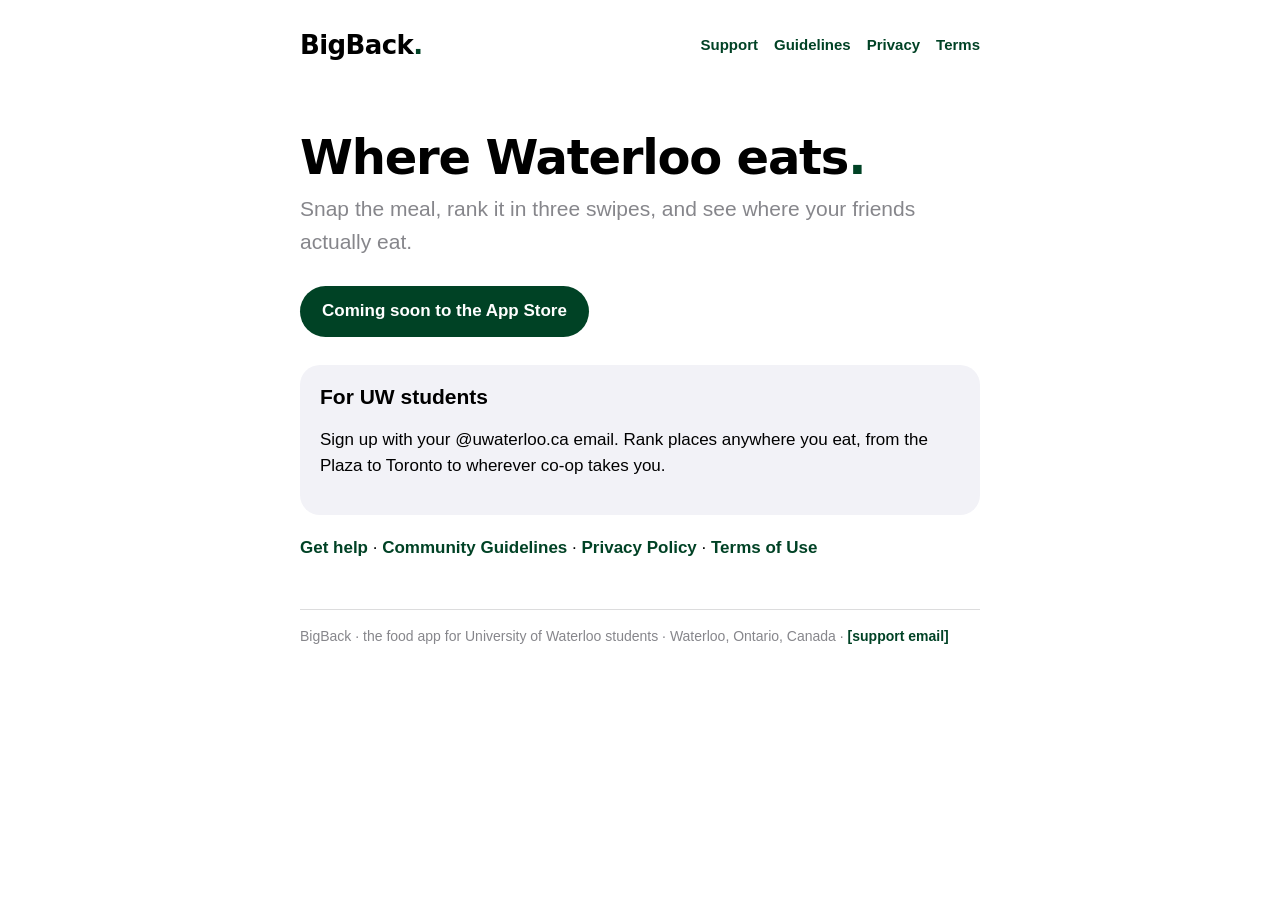
<file: web/index.html>
<!doctype html>
<html lang="en">
<head>
<meta charset="utf-8">
<meta name="viewport" content="width=device-width, initial-scale=1">
<meta name="color-scheme" content="light dark">
<title>Where Waterloo eats · BigBack</title>
<link rel="stylesheet" href="styles.css">
</head>
<body>
<div class="wrap">
<header>
  <a class="wordmark" href="index.html">BigBack<span>.</span></a>
  <nav aria-label="Pages"><a href="support.html">Support</a><a href="guidelines.html">Guidelines</a><a href="privacy.html">Privacy</a><a href="terms.html">Terms</a></nav>
</header>
<main>


<section class="hero">
  <h1>Where Waterloo eats<span style="color:var(--accent)">.</span></h1>
  <p class="lede">Snap the meal, rank it in three swipes, and see where your friends actually eat.</p>
  <span class="pill">Coming soon to the App Store</span>
</section>
<div class="card">
  <h2 style="margin-top:0">For UW students</h2>
  <p>Sign up with your @uwaterloo.ca email. Rank places anywhere you eat, from the Plaza to Toronto to wherever co-op takes you.</p>
</div>
<p><a href="support.html">Get help</a> · <a href="guidelines.html">Community Guidelines</a> · <a href="privacy.html">Privacy Policy</a> · <a href="terms.html">Terms of Use</a></p>

</main>
<footer>BigBack · the food app for University of Waterloo students · Waterloo, Ontario, Canada · <a href="mailto:[support email]">[support email]</a></footer>
</div>
</body>
</html>
</file>
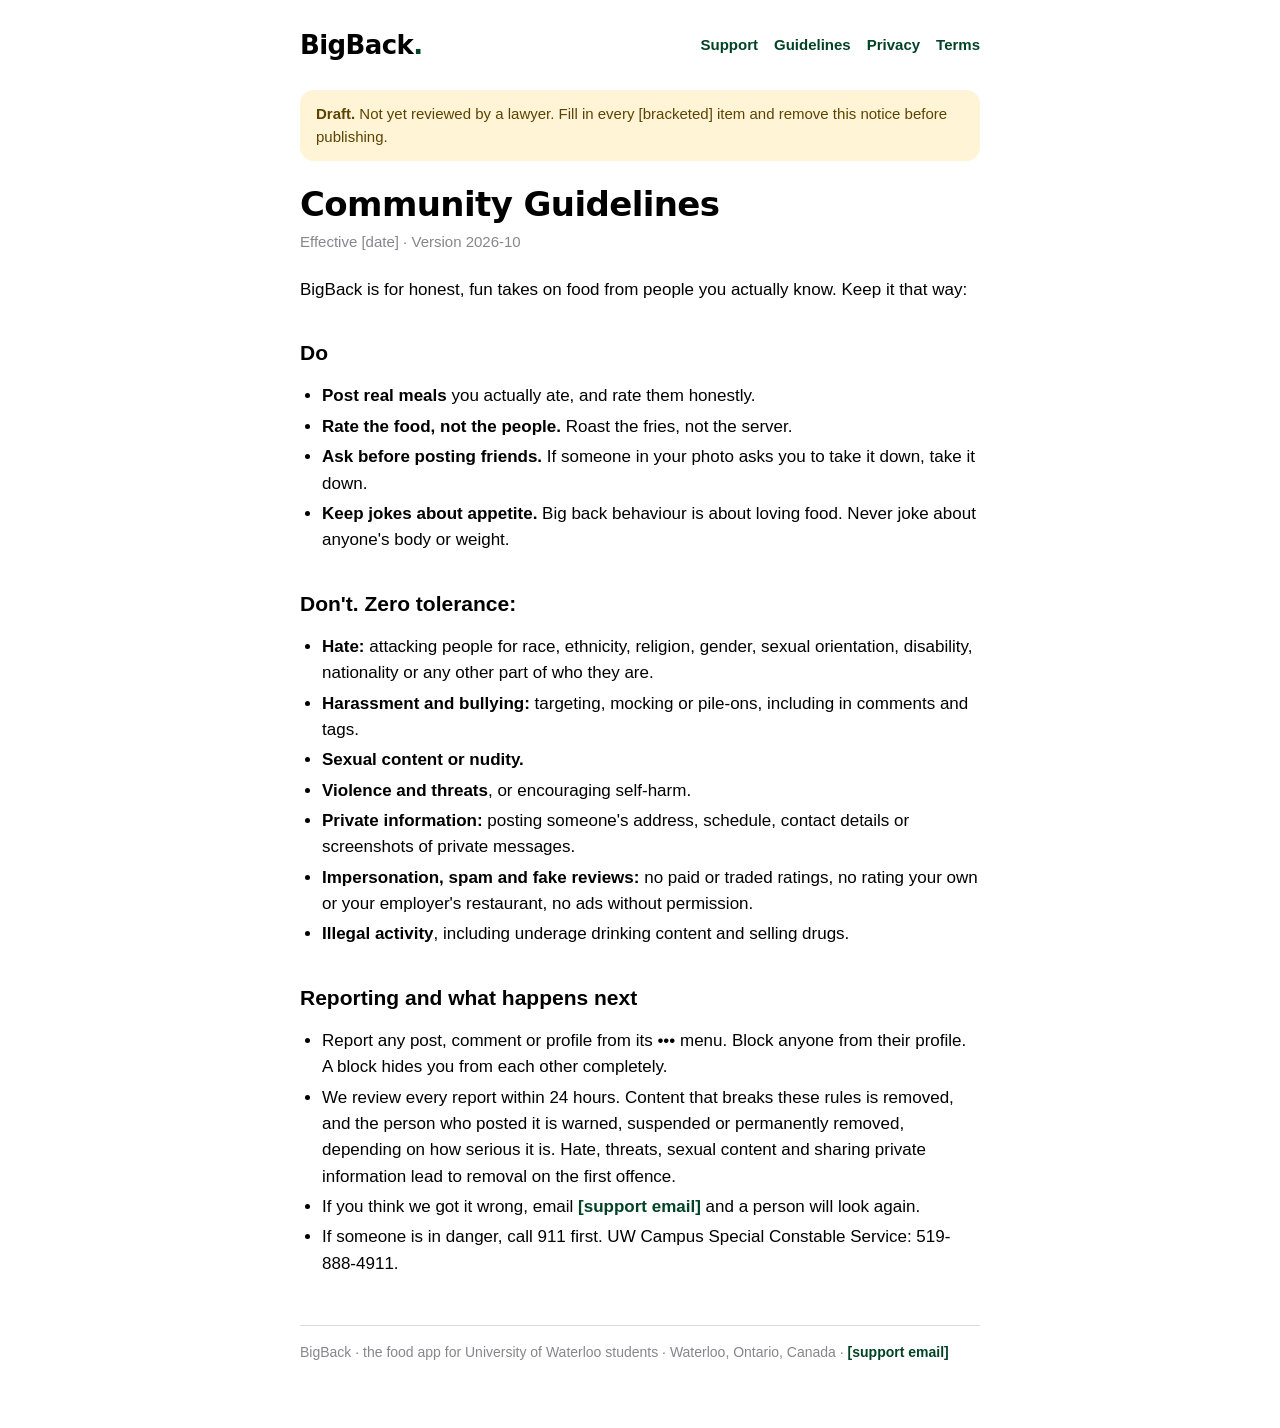
<file: web/guidelines.html>
<!doctype html>
<html lang="en">
<head>
<meta charset="utf-8">
<meta name="viewport" content="width=device-width, initial-scale=1">
<meta name="color-scheme" content="light dark">
<title>Community Guidelines · BigBack</title>
<link rel="stylesheet" href="styles.css">
</head>
<body>
<div class="wrap">
<header>
  <a class="wordmark" href="index.html">BigBack<span>.</span></a>
  <nav aria-label="Pages"><a href="support.html">Support</a><a href="guidelines.html">Guidelines</a><a href="privacy.html">Privacy</a><a href="terms.html">Terms</a></nav>
</header>
<main>
<div class="draft" role="note"><b>Draft.</b> Not yet reviewed by a lawyer. Fill in every [bracketed] item and remove this notice before publishing.</div>

<h1>Community Guidelines</h1>
<p class="meta">Effective [date] · Version 2026-10</p>
<p>BigBack is for honest, fun takes on food from people you actually know. Keep it that way:</p>

<h2>Do</h2>
<ul>
  <li><b>Post real meals</b> you actually ate, and rate them honestly.</li>
  <li><b>Rate the food, not the people.</b> Roast the fries, not the server.</li>
  <li><b>Ask before posting friends.</b> If someone in your photo asks you to take it down, take it down.</li>
  <li><b>Keep jokes about appetite.</b> Big back behaviour is about loving food. Never joke about anyone's body or weight.</li>
</ul>

<h2>Don't. Zero tolerance:</h2>
<ul>
  <li><b>Hate:</b> attacking people for race, ethnicity, religion, gender, sexual orientation, disability, nationality or any other part of who they are.</li>
  <li><b>Harassment and bullying:</b> targeting, mocking or pile-ons, including in comments and tags.</li>
  <li><b>Sexual content or nudity.</b></li>
  <li><b>Violence and threats</b>, or encouraging self-harm.</li>
  <li><b>Private information:</b> posting someone's address, schedule, contact details or screenshots of private messages.</li>
  <li><b>Impersonation, spam and fake reviews:</b> no paid or traded ratings, no rating your own or your employer's restaurant, no ads without permission.</li>
  <li><b>Illegal activity</b>, including underage drinking content and selling drugs.</li>
</ul>

<h2>Reporting and what happens next</h2>
<ul>
  <li>Report any post, comment or profile from its ••• menu. Block anyone from their profile. A block hides you from each other completely.</li>
  <li>We review every report within 24 hours. Content that breaks these rules is removed, and the person who posted it is warned, suspended or permanently removed, depending on how serious it is. Hate, threats, sexual content and sharing private information lead to removal on the first offence.</li>
  <li>If you think we got it wrong, email <a href="mailto:[support email]">[support email]</a> and a person will look again.</li>
  <li>If someone is in danger, call 911 first. UW Campus Special Constable Service: 519-888-4911.</li>
</ul>

</main>
<footer>BigBack · the food app for University of Waterloo students · Waterloo, Ontario, Canada · <a href="mailto:[support email]">[support email]</a></footer>
</div>
</body>
</html>
</file>
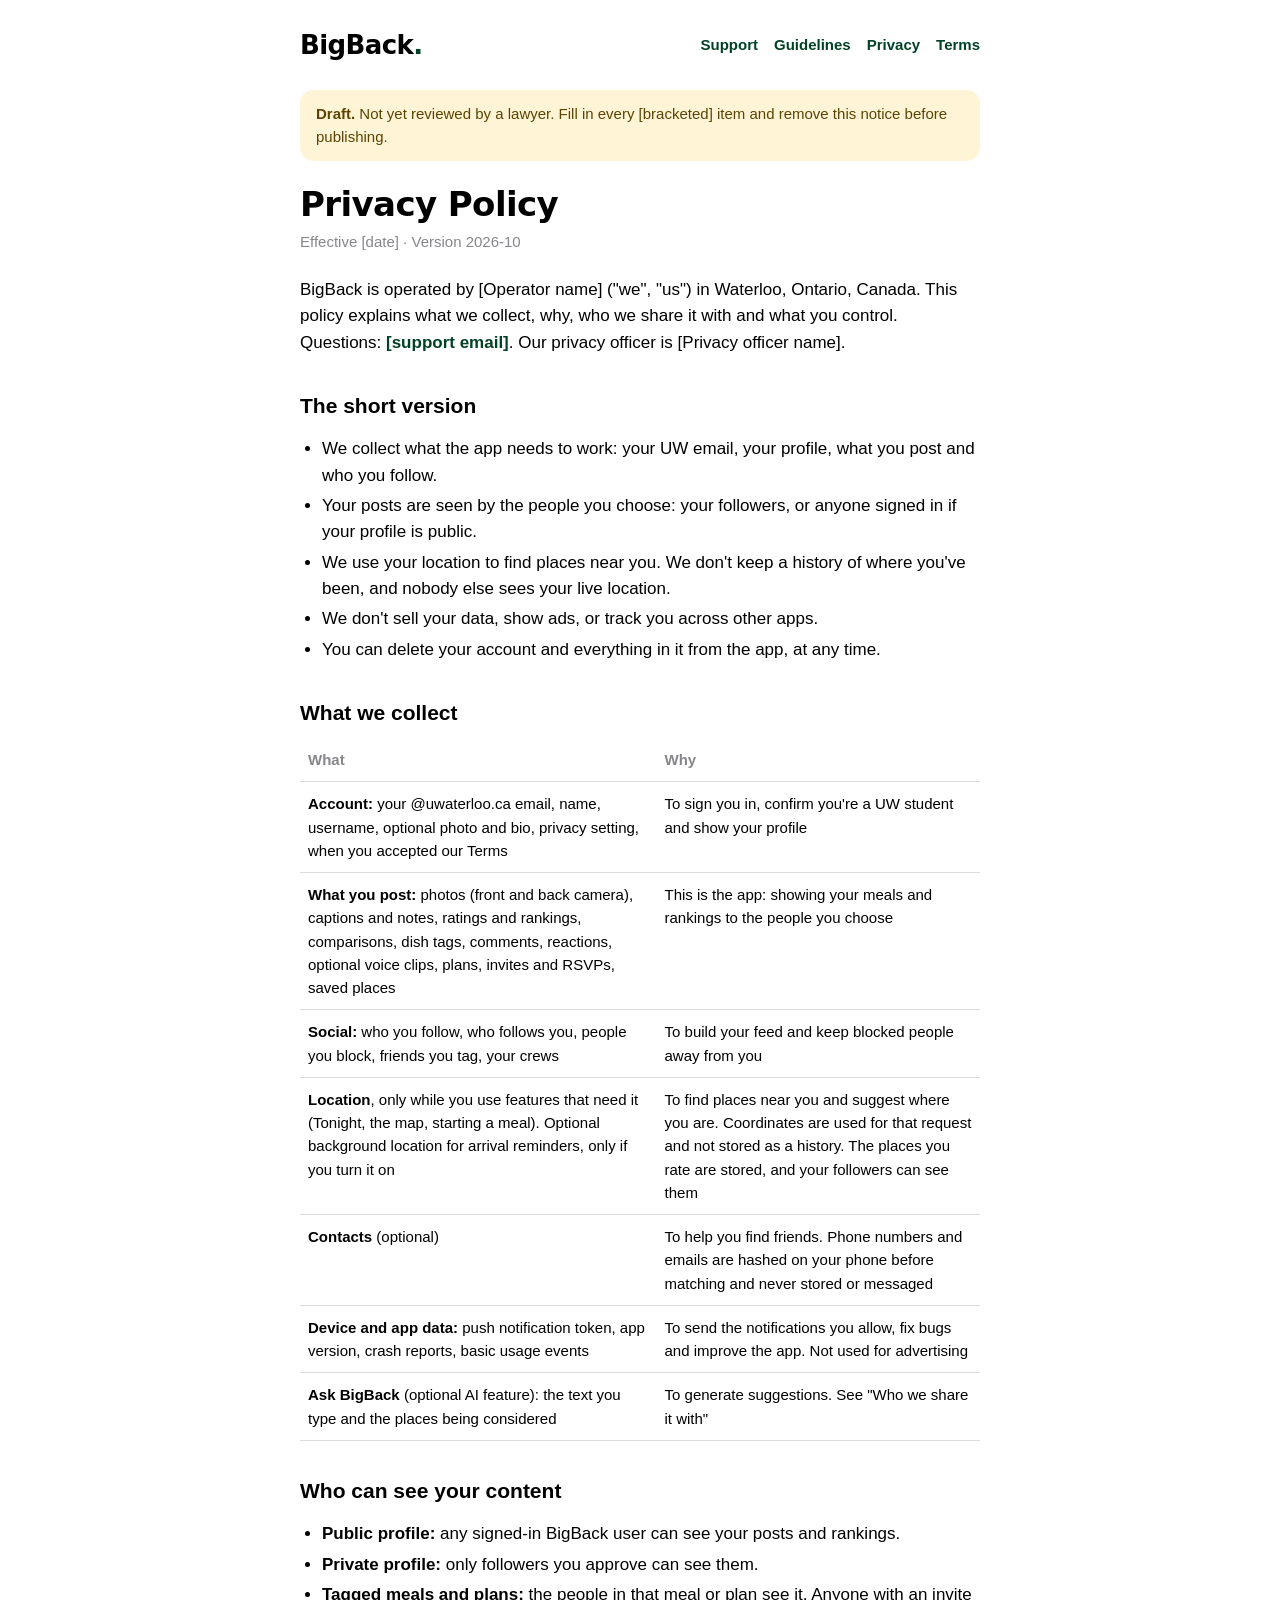
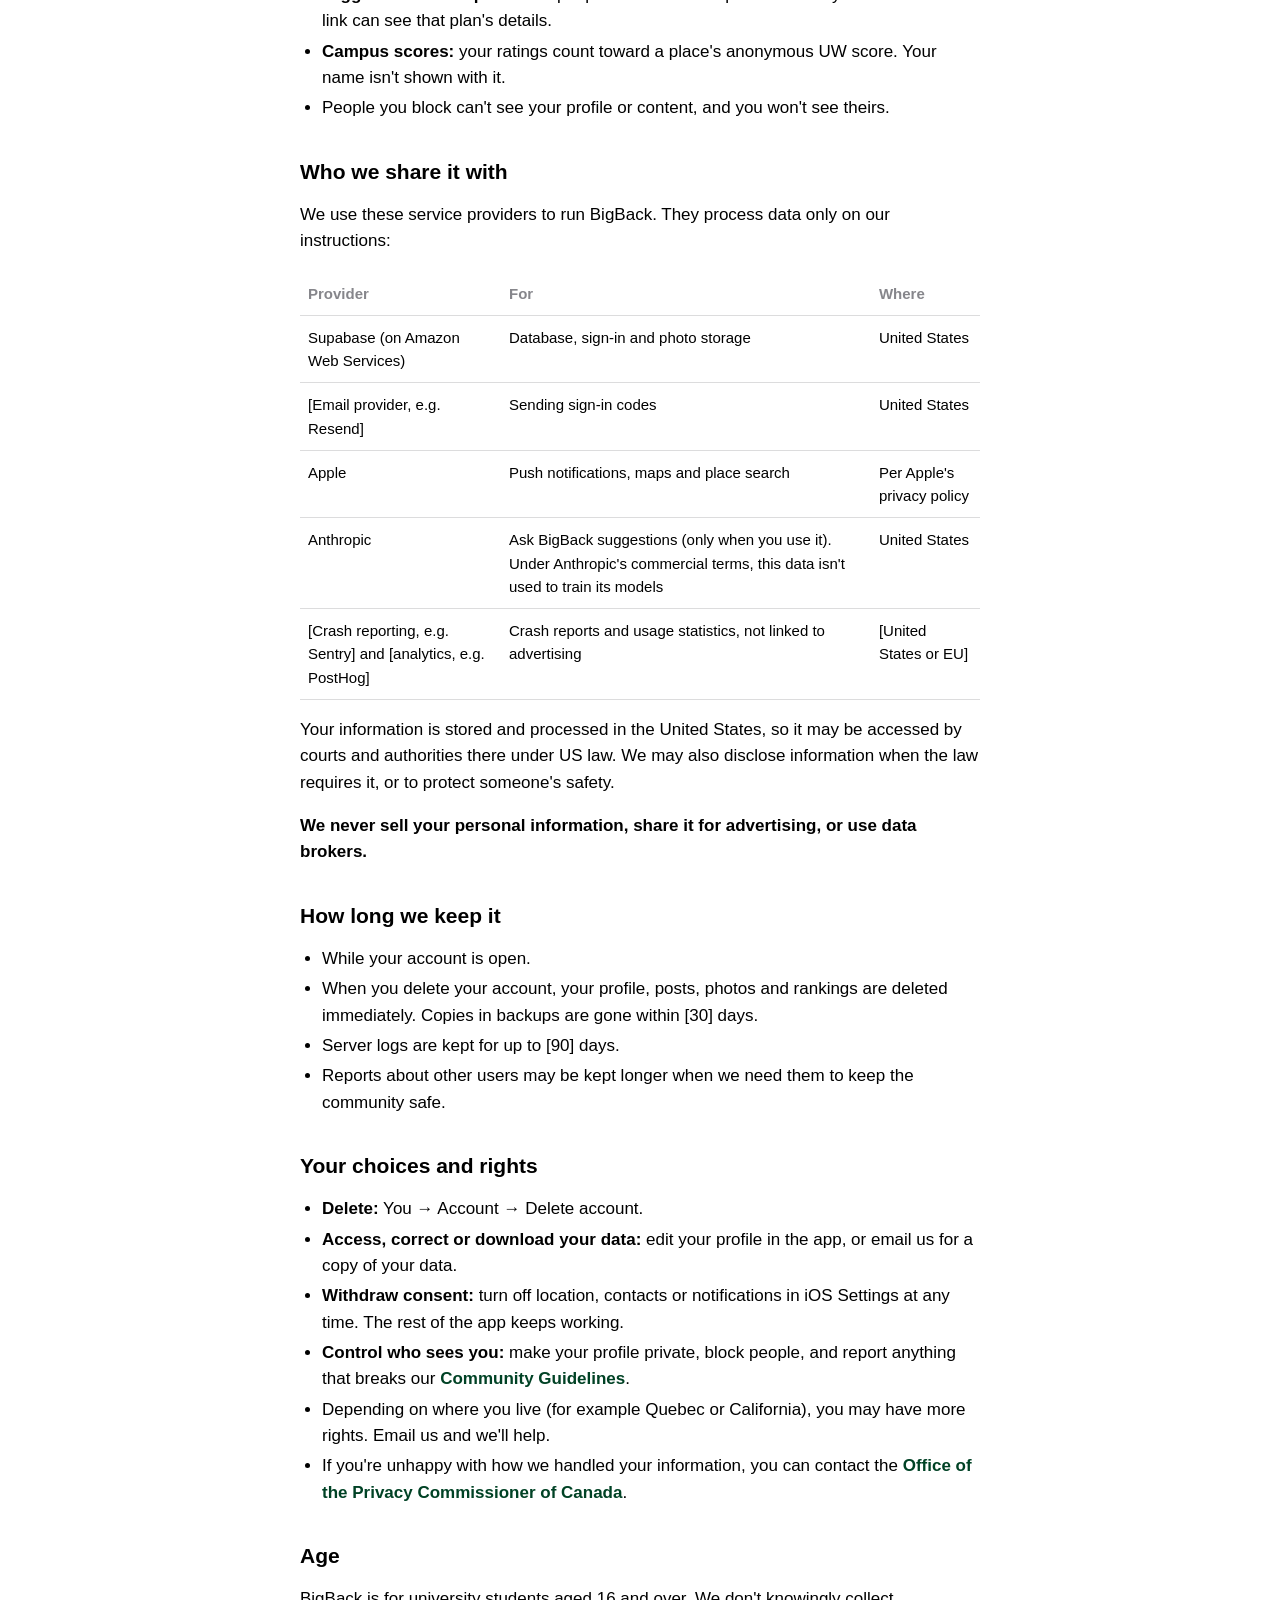
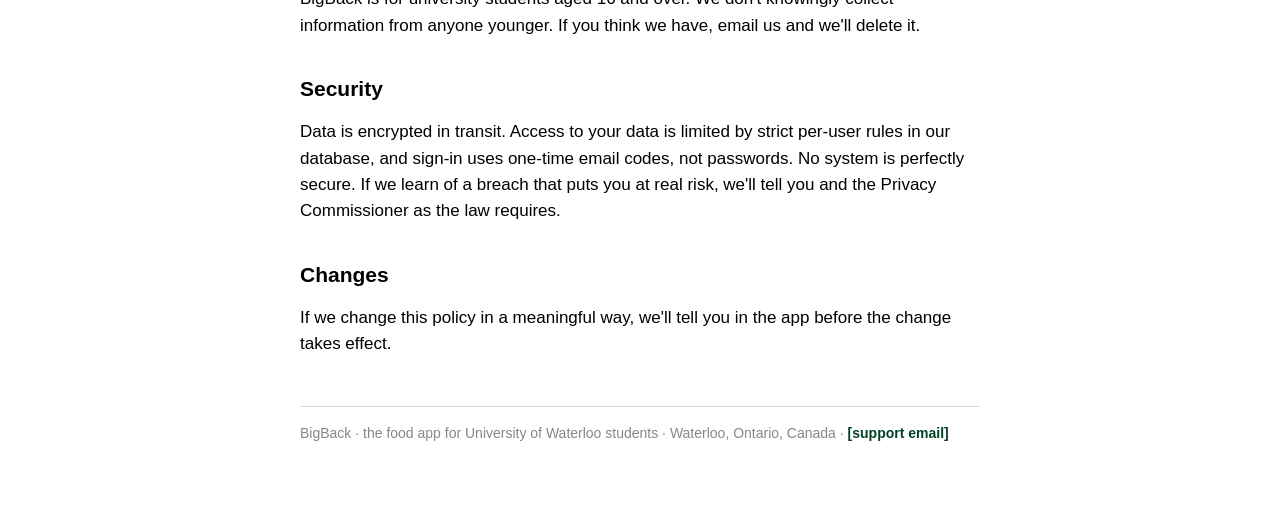
<file: web/privacy.html>
<!doctype html>
<html lang="en">
<head>
<meta charset="utf-8">
<meta name="viewport" content="width=device-width, initial-scale=1">
<meta name="color-scheme" content="light dark">
<title>Privacy Policy · BigBack</title>
<link rel="stylesheet" href="styles.css">
</head>
<body>
<div class="wrap">
<header>
  <a class="wordmark" href="index.html">BigBack<span>.</span></a>
  <nav aria-label="Pages"><a href="support.html">Support</a><a href="guidelines.html">Guidelines</a><a href="privacy.html">Privacy</a><a href="terms.html">Terms</a></nav>
</header>
<main>
<div class="draft" role="note"><b>Draft.</b> Not yet reviewed by a lawyer. Fill in every [bracketed] item and remove this notice before publishing.</div>

<h1>Privacy Policy</h1>
<p class="meta">Effective [date] · Version 2026-10</p>

<p>BigBack is operated by [Operator name] ("we", "us") in Waterloo, Ontario, Canada. This policy explains what we collect, why, who we share it with and what you control. Questions: <a href="mailto:[support email]">[support email]</a>. Our privacy officer is [Privacy officer name].</p>

<h2>The short version</h2>
<ul>
  <li>We collect what the app needs to work: your UW email, your profile, what you post and who you follow.</li>
  <li>Your posts are seen by the people you choose: your followers, or anyone signed in if your profile is public.</li>
  <li>We use your location to find places near you. We don't keep a history of where you've been, and nobody else sees your live location.</li>
  <li>We don't sell your data, show ads, or track you across other apps.</li>
  <li>You can delete your account and everything in it from the app, at any time.</li>
</ul>

<h2>What we collect</h2>
<table>
  <tr><th>What</th><th>Why</th></tr>
  <tr><td><b>Account:</b> your @uwaterloo.ca email, name, username, optional photo and bio, privacy setting, when you accepted our Terms</td><td>To sign you in, confirm you're a UW student and show your profile</td></tr>
  <tr><td><b>What you post:</b> photos (front and back camera), captions and notes, ratings and rankings, comparisons, dish tags, comments, reactions, optional voice clips, plans, invites and RSVPs, saved places</td><td>This is the app: showing your meals and rankings to the people you choose</td></tr>
  <tr><td><b>Social:</b> who you follow, who follows you, people you block, friends you tag, your crews</td><td>To build your feed and keep blocked people away from you</td></tr>
  <tr><td><b>Location</b>, only while you use features that need it (Tonight, the map, starting a meal). Optional background location for arrival reminders, only if you turn it on</td><td>To find places near you and suggest where you are. Coordinates are used for that request and not stored as a history. The places you rate are stored, and your followers can see them</td></tr>
  <tr><td><b>Contacts</b> (optional)</td><td>To help you find friends. Phone numbers and emails are hashed on your phone before matching and never stored or messaged</td></tr>
  <tr><td><b>Device and app data:</b> push notification token, app version, crash reports, basic usage events</td><td>To send the notifications you allow, fix bugs and improve the app. Not used for advertising</td></tr>
  <tr><td><b>Ask BigBack</b> (optional AI feature): the text you type and the places being considered</td><td>To generate suggestions. See "Who we share it with"</td></tr>
</table>

<h2>Who can see your content</h2>
<ul>
  <li><b>Public profile:</b> any signed-in BigBack user can see your posts and rankings.</li>
  <li><b>Private profile:</b> only followers you approve can see them.</li>
  <li><b>Tagged meals and plans:</b> the people in that meal or plan see it. Anyone with an invite link can see that plan's details.</li>
  <li><b>Campus scores:</b> your ratings count toward a place's anonymous UW score. Your name isn't shown with it.</li>
  <li>People you block can't see your profile or content, and you won't see theirs.</li>
</ul>

<h2>Who we share it with</h2>
<p>We use these service providers to run BigBack. They process data only on our instructions:</p>
<table>
  <tr><th>Provider</th><th>For</th><th>Where</th></tr>
  <tr><td>Supabase (on Amazon Web Services)</td><td>Database, sign-in and photo storage</td><td>United States</td></tr>
  <tr><td>[Email provider, e.g. Resend]</td><td>Sending sign-in codes</td><td>United States</td></tr>
  <tr><td>Apple</td><td>Push notifications, maps and place search</td><td>Per Apple's privacy policy</td></tr>
  <tr><td>Anthropic</td><td>Ask BigBack suggestions (only when you use it). Under Anthropic's commercial terms, this data isn't used to train its models</td><td>United States</td></tr>
  <tr><td>[Crash reporting, e.g. Sentry] and [analytics, e.g. PostHog]</td><td>Crash reports and usage statistics, not linked to advertising</td><td>[United States or EU]</td></tr>
</table>
<p>Your information is stored and processed in the United States, so it may be accessed by courts and authorities there under US law. We may also disclose information when the law requires it, or to protect someone's safety.</p>
<p><b>We never sell your personal information, share it for advertising, or use data brokers.</b></p>

<h2>How long we keep it</h2>
<ul>
  <li>While your account is open.</li>
  <li>When you delete your account, your profile, posts, photos and rankings are deleted immediately. Copies in backups are gone within [30] days.</li>
  <li>Server logs are kept for up to [90] days.</li>
  <li>Reports about other users may be kept longer when we need them to keep the community safe.</li>
</ul>

<h2>Your choices and rights</h2>
<ul>
  <li><b>Delete:</b> You → Account → Delete account.</li>
  <li><b>Access, correct or download your data:</b> edit your profile in the app, or email us for a copy of your data.</li>
  <li><b>Withdraw consent:</b> turn off location, contacts or notifications in iOS Settings at any time. The rest of the app keeps working.</li>
  <li><b>Control who sees you:</b> make your profile private, block people, and report anything that breaks our <a href="guidelines.html">Community Guidelines</a>.</li>
  <li>Depending on where you live (for example Quebec or California), you may have more rights. Email us and we'll help.</li>
  <li>If you're unhappy with how we handled your information, you can contact the <a href="https://www.priv.gc.ca">Office of the Privacy Commissioner of Canada</a>.</li>
</ul>

<h2>Age</h2>
<p>BigBack is for university students aged 16 and over. We don't knowingly collect information from anyone younger. If you think we have, email us and we'll delete it.</p>

<h2>Security</h2>
<p>Data is encrypted in transit. Access to your data is limited by strict per-user rules in our database, and sign-in uses one-time email codes, not passwords. No system is perfectly secure. If we learn of a breach that puts you at real risk, we'll tell you and the Privacy Commissioner as the law requires.</p>

<h2>Changes</h2>
<p>If we change this policy in a meaningful way, we'll tell you in the app before the change takes effect.</p>

</main>
<footer>BigBack · the food app for University of Waterloo students · Waterloo, Ontario, Canada · <a href="mailto:[support email]">[support email]</a></footer>
</div>
</body>
</html>
</file>
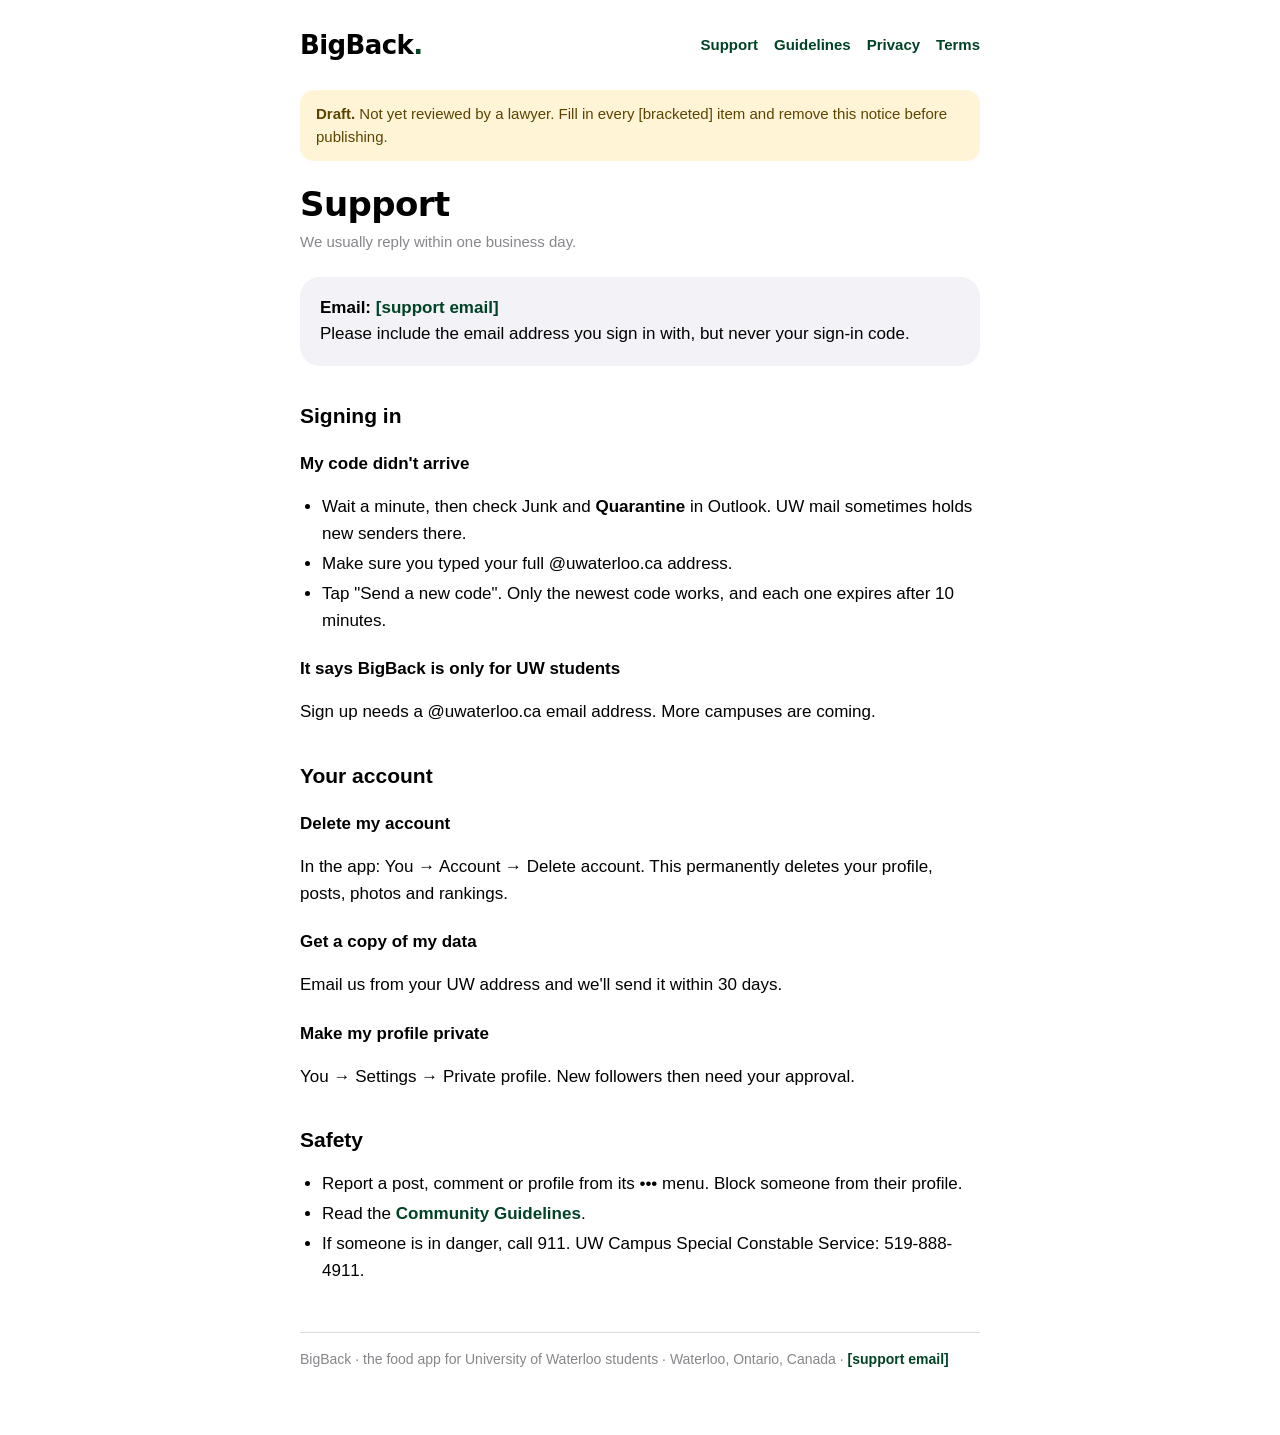
<file: web/support.html>
<!doctype html>
<html lang="en">
<head>
<meta charset="utf-8">
<meta name="viewport" content="width=device-width, initial-scale=1">
<meta name="color-scheme" content="light dark">
<title>Support · BigBack</title>
<link rel="stylesheet" href="styles.css">
</head>
<body>
<div class="wrap">
<header>
  <a class="wordmark" href="index.html">BigBack<span>.</span></a>
  <nav aria-label="Pages"><a href="support.html">Support</a><a href="guidelines.html">Guidelines</a><a href="privacy.html">Privacy</a><a href="terms.html">Terms</a></nav>
</header>
<main>
<div class="draft" role="note"><b>Draft.</b> Not yet reviewed by a lawyer. Fill in every [bracketed] item and remove this notice before publishing.</div>

<h1>Support</h1>
<p class="meta">We usually reply within one business day.</p>
<div class="card"><b>Email:</b> <a href="mailto:[support email]">[support email]</a><br>Please include the email address you sign in with, but never your sign-in code.</div>

<h2>Signing in</h2>
<h3>My code didn't arrive</h3>
<ul>
  <li>Wait a minute, then check Junk and <b>Quarantine</b> in Outlook. UW mail sometimes holds new senders there.</li>
  <li>Make sure you typed your full @uwaterloo.ca address.</li>
  <li>Tap "Send a new code". Only the newest code works, and each one expires after 10 minutes.</li>
</ul>
<h3>It says BigBack is only for UW students</h3>
<p>Sign up needs a @uwaterloo.ca email address. More campuses are coming.</p>

<h2>Your account</h2>
<h3>Delete my account</h3>
<p>In the app: You → Account → Delete account. This permanently deletes your profile, posts, photos and rankings.</p>
<h3>Get a copy of my data</h3>
<p>Email us from your UW address and we'll send it within 30 days.</p>
<h3>Make my profile private</h3>
<p>You → Settings → Private profile. New followers then need your approval.</p>

<h2>Safety</h2>
<ul>
  <li>Report a post, comment or profile from its ••• menu. Block someone from their profile.</li>
  <li>Read the <a href="guidelines.html">Community Guidelines</a>.</li>
  <li>If someone is in danger, call 911. UW Campus Special Constable Service: 519-888-4911.</li>
</ul>

</main>
<footer>BigBack · the food app for University of Waterloo students · Waterloo, Ontario, Canada · <a href="mailto:[support email]">[support email]</a></footer>
</div>
</body>
</html>
</file>
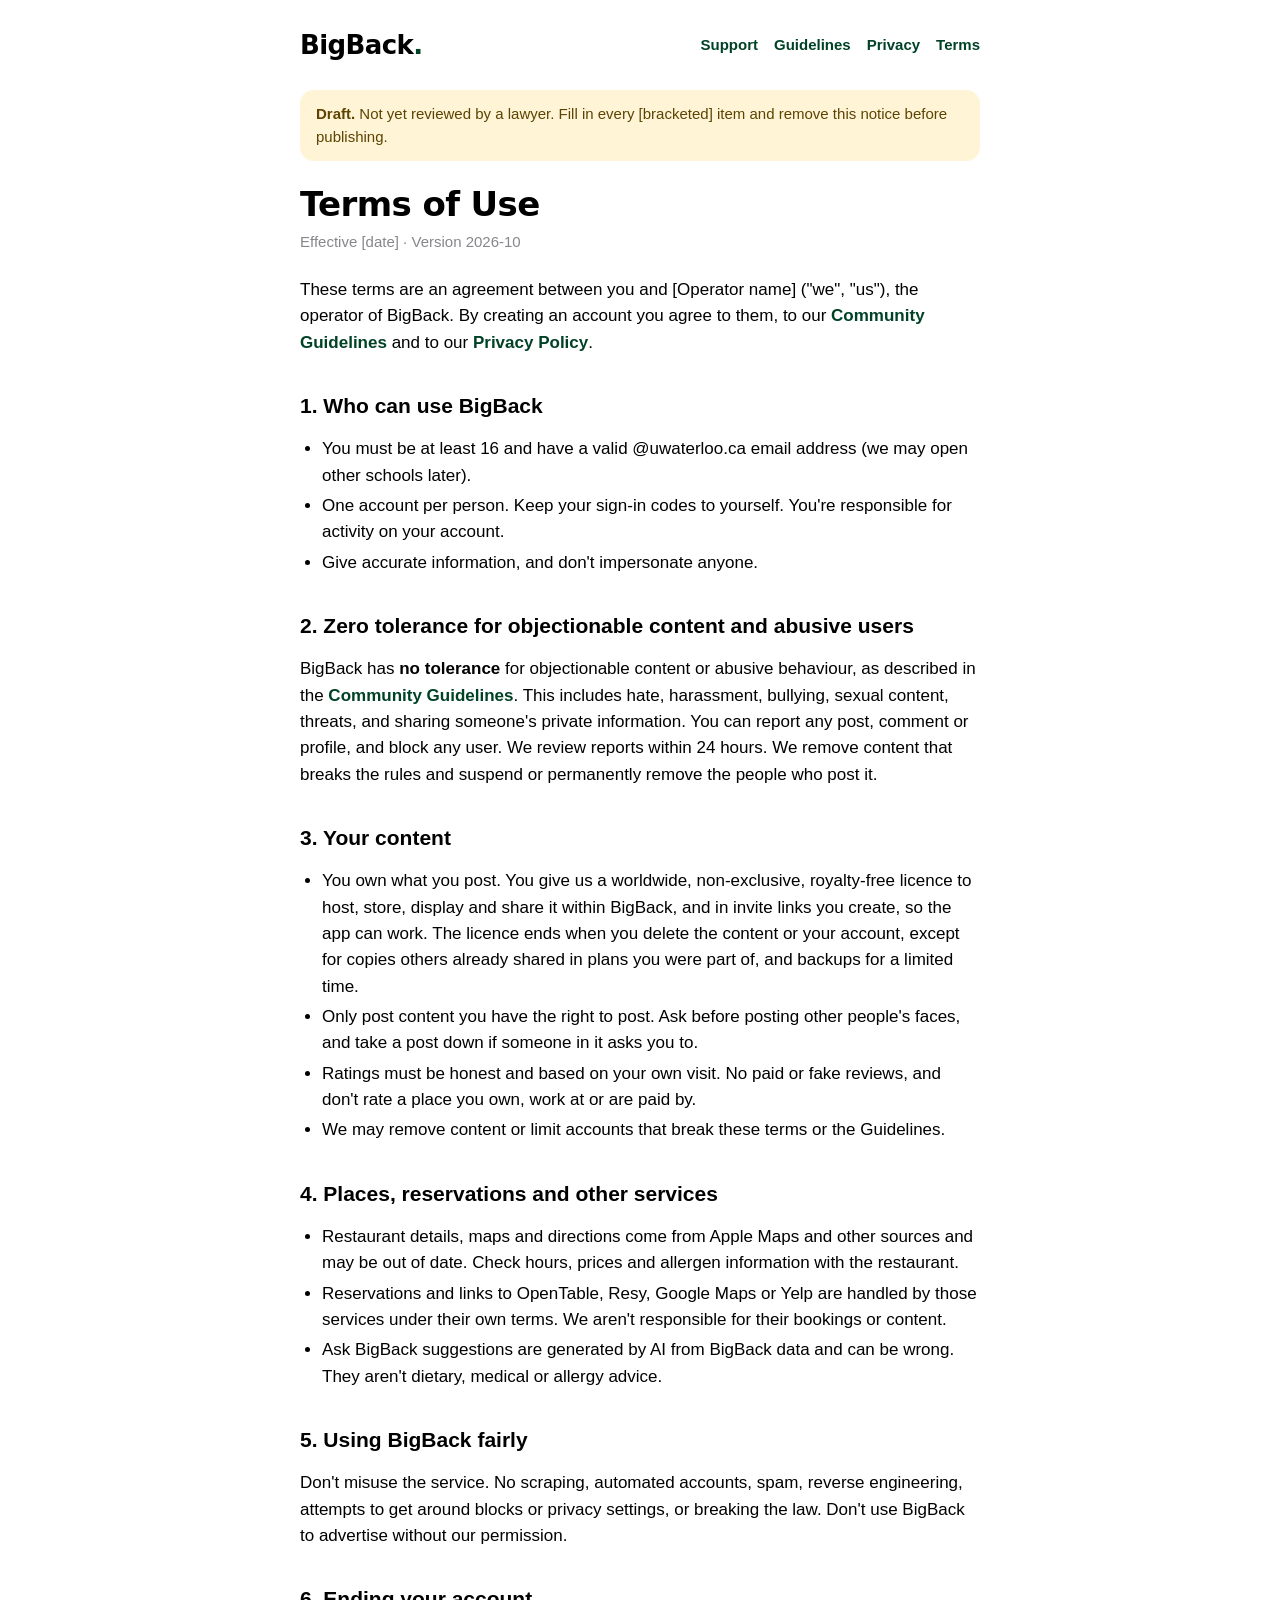
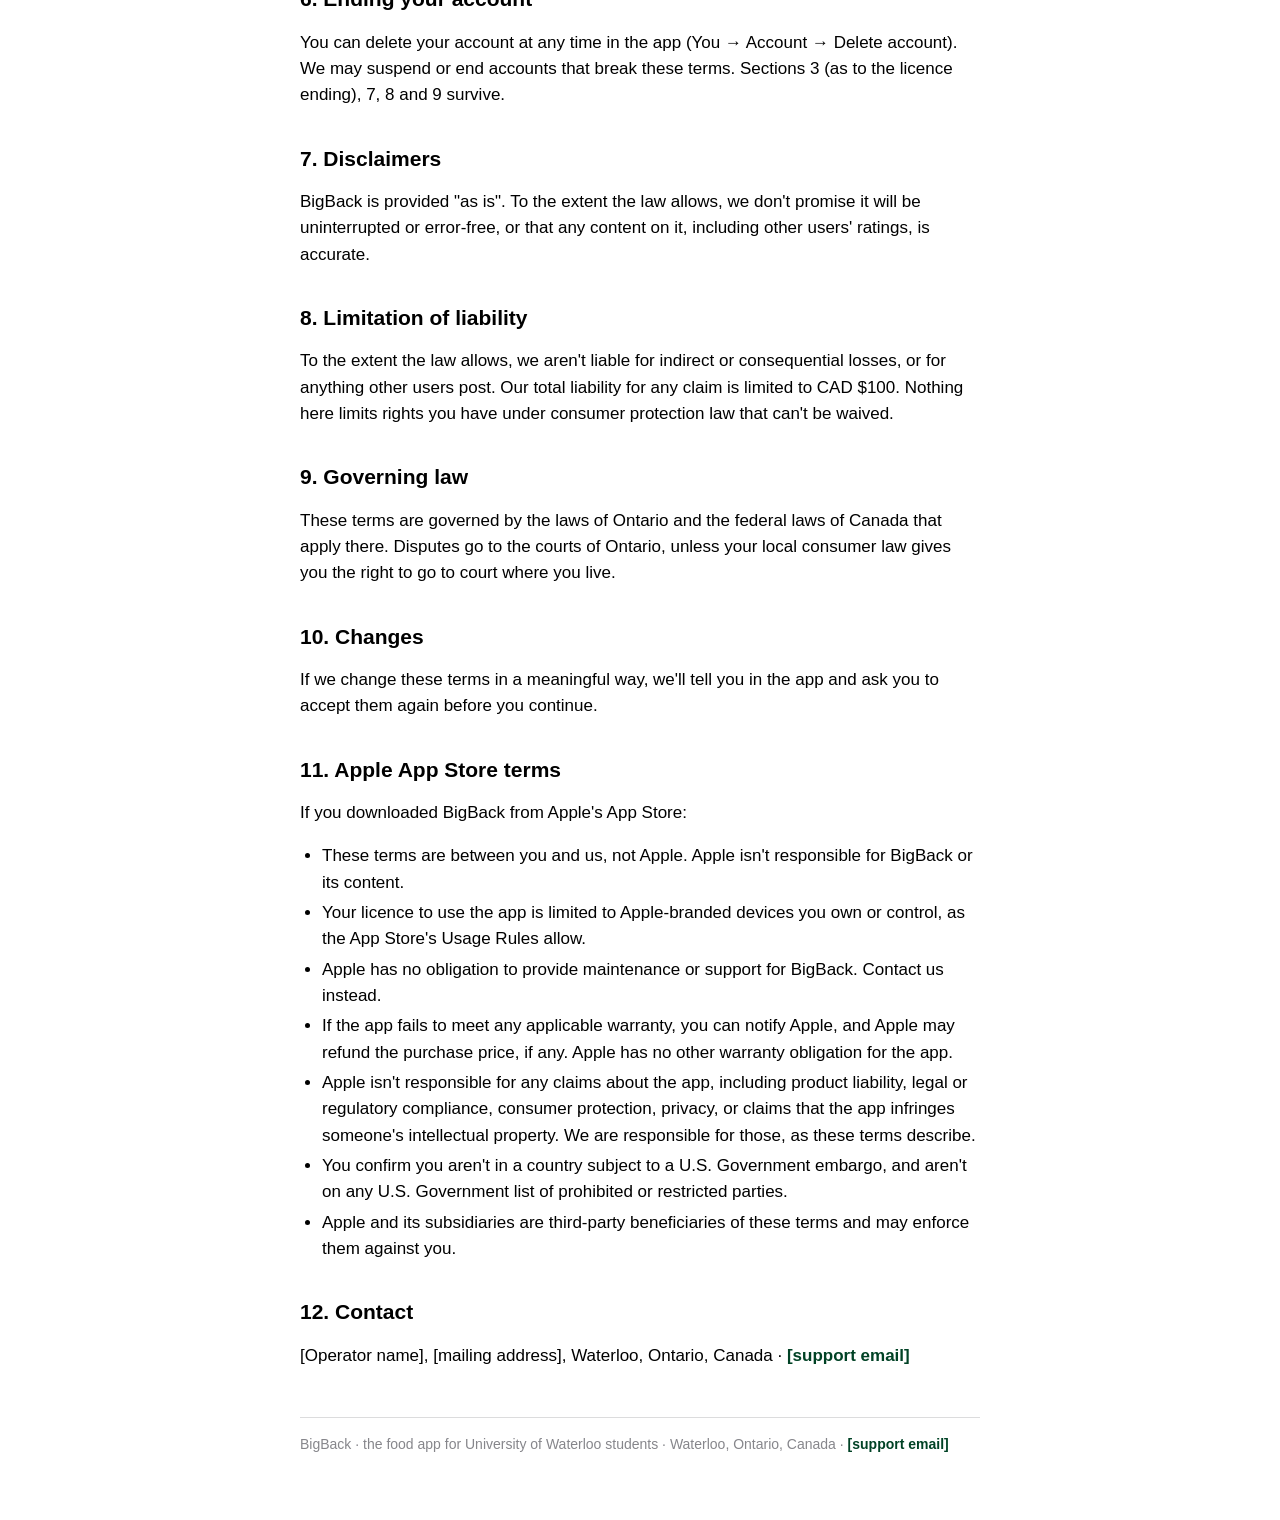
<file: web/terms.html>
<!doctype html>
<html lang="en">
<head>
<meta charset="utf-8">
<meta name="viewport" content="width=device-width, initial-scale=1">
<meta name="color-scheme" content="light dark">
<title>Terms of Use · BigBack</title>
<link rel="stylesheet" href="styles.css">
</head>
<body>
<div class="wrap">
<header>
  <a class="wordmark" href="index.html">BigBack<span>.</span></a>
  <nav aria-label="Pages"><a href="support.html">Support</a><a href="guidelines.html">Guidelines</a><a href="privacy.html">Privacy</a><a href="terms.html">Terms</a></nav>
</header>
<main>
<div class="draft" role="note"><b>Draft.</b> Not yet reviewed by a lawyer. Fill in every [bracketed] item and remove this notice before publishing.</div>

<h1>Terms of Use</h1>
<p class="meta">Effective [date] · Version 2026-10</p>

<p>These terms are an agreement between you and [Operator name] ("we", "us"), the operator of BigBack. By creating an account you agree to them, to our <a href="guidelines.html">Community Guidelines</a> and to our <a href="privacy.html">Privacy Policy</a>.</p>

<h2>1. Who can use BigBack</h2>
<ul>
  <li>You must be at least 16 and have a valid @uwaterloo.ca email address (we may open other schools later).</li>
  <li>One account per person. Keep your sign-in codes to yourself. You're responsible for activity on your account.</li>
  <li>Give accurate information, and don't impersonate anyone.</li>
</ul>

<h2>2. Zero tolerance for objectionable content and abusive users</h2>
<p>BigBack has <b>no tolerance</b> for objectionable content or abusive behaviour, as described in the <a href="guidelines.html">Community Guidelines</a>. This includes hate, harassment, bullying, sexual content, threats, and sharing someone's private information. You can report any post, comment or profile, and block any user. We review reports within 24 hours. We remove content that breaks the rules and suspend or permanently remove the people who post it.</p>

<h2>3. Your content</h2>
<ul>
  <li>You own what you post. You give us a worldwide, non-exclusive, royalty-free licence to host, store, display and share it within BigBack, and in invite links you create, so the app can work. The licence ends when you delete the content or your account, except for copies others already shared in plans you were part of, and backups for a limited time.</li>
  <li>Only post content you have the right to post. Ask before posting other people's faces, and take a post down if someone in it asks you to.</li>
  <li>Ratings must be honest and based on your own visit. No paid or fake reviews, and don't rate a place you own, work at or are paid by.</li>
  <li>We may remove content or limit accounts that break these terms or the Guidelines.</li>
</ul>

<h2>4. Places, reservations and other services</h2>
<ul>
  <li>Restaurant details, maps and directions come from Apple Maps and other sources and may be out of date. Check hours, prices and allergen information with the restaurant.</li>
  <li>Reservations and links to OpenTable, Resy, Google Maps or Yelp are handled by those services under their own terms. We aren't responsible for their bookings or content.</li>
  <li>Ask BigBack suggestions are generated by AI from BigBack data and can be wrong. They aren't dietary, medical or allergy advice.</li>
</ul>

<h2>5. Using BigBack fairly</h2>
<p>Don't misuse the service. No scraping, automated accounts, spam, reverse engineering, attempts to get around blocks or privacy settings, or breaking the law. Don't use BigBack to advertise without our permission.</p>

<h2>6. Ending your account</h2>
<p>You can delete your account at any time in the app (You → Account → Delete account). We may suspend or end accounts that break these terms. Sections 3 (as to the licence ending), 7, 8 and 9 survive.</p>

<h2>7. Disclaimers</h2>
<p>BigBack is provided "as is". To the extent the law allows, we don't promise it will be uninterrupted or error-free, or that any content on it, including other users' ratings, is accurate.</p>

<h2>8. Limitation of liability</h2>
<p>To the extent the law allows, we aren't liable for indirect or consequential losses, or for anything other users post. Our total liability for any claim is limited to CAD $100. Nothing here limits rights you have under consumer protection law that can't be waived.</p>

<h2>9. Governing law</h2>
<p>These terms are governed by the laws of Ontario and the federal laws of Canada that apply there. Disputes go to the courts of Ontario, unless your local consumer law gives you the right to go to court where you live.</p>

<h2>10. Changes</h2>
<p>If we change these terms in a meaningful way, we'll tell you in the app and ask you to accept them again before you continue.</p>

<h2>11. Apple App Store terms</h2>
<p>If you downloaded BigBack from Apple's App Store:</p>
<ul>
  <li>These terms are between you and us, not Apple. Apple isn't responsible for BigBack or its content.</li>
  <li>Your licence to use the app is limited to Apple-branded devices you own or control, as the App Store's Usage Rules allow.</li>
  <li>Apple has no obligation to provide maintenance or support for BigBack. Contact us instead.</li>
  <li>If the app fails to meet any applicable warranty, you can notify Apple, and Apple may refund the purchase price, if any. Apple has no other warranty obligation for the app.</li>
  <li>Apple isn't responsible for any claims about the app, including product liability, legal or regulatory compliance, consumer protection, privacy, or claims that the app infringes someone's intellectual property. We are responsible for those, as these terms describe.</li>
  <li>You confirm you aren't in a country subject to a U.S. Government embargo, and aren't on any U.S. Government list of prohibited or restricted parties.</li>
  <li>Apple and its subsidiaries are third-party beneficiaries of these terms and may enforce them against you.</li>
</ul>

<h2>12. Contact</h2>
<p>[Operator name], [mailing address], Waterloo, Ontario, Canada · <a href="mailto:[support email]">[support email]</a></p>

</main>
<footer>BigBack · the food app for University of Waterloo students · Waterloo, Ontario, Canada · <a href="mailto:[support email]">[support email]</a></footer>
</div>
</body>
</html>
</file>
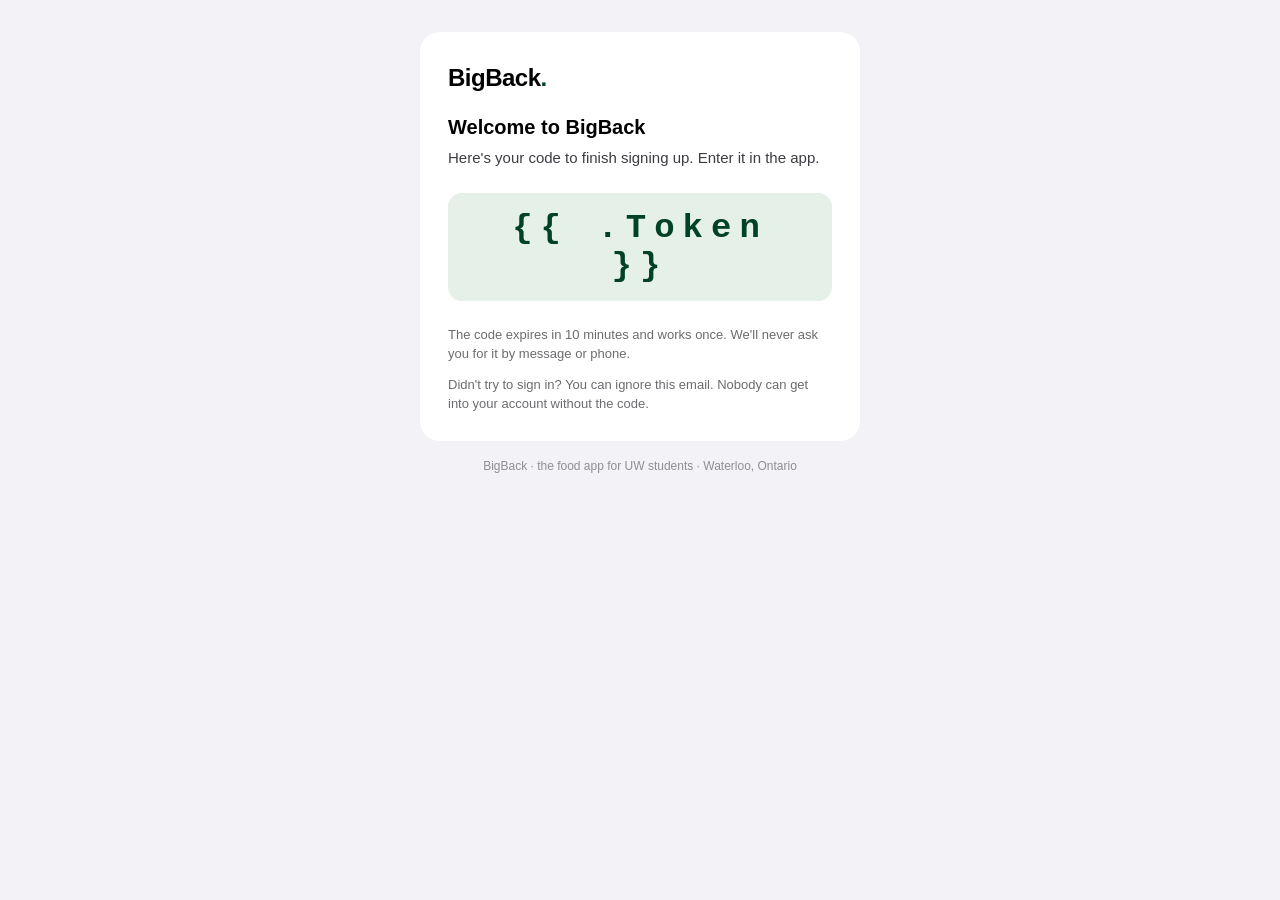
<file: supabase/templates/confirmation.html>
<!doctype html>
<html lang="en">
<head>
<meta charset="utf-8">
<meta name="viewport" content="width=device-width, initial-scale=1">
<meta name="color-scheme" content="light dark">
<meta name="supported-color-schemes" content="light dark">
<title>Your BigBack code</title>
</head>
<body style="margin:0;padding:0;background:#F2F2F7;">
<table role="presentation" width="100%" cellspacing="0" cellpadding="0" border="0" style="background:#F2F2F7;">
  <tr>
    <td align="center" style="padding:32px 16px;">
      <table role="presentation" width="100%" cellspacing="0" cellpadding="0" border="0" style="max-width:440px;background:#FFFFFF;border-radius:20px;">
        <tr>
          <td style="padding:32px 28px 8px 28px;font-family:-apple-system,BlinkMacSystemFont,'Segoe UI',Roboto,Helvetica,Arial,sans-serif;">
            <div style="font-size:24px;font-weight:800;letter-spacing:-0.5px;color:#000000;">BigBack<span style="color:#004225;">.</span></div>
          </td>
        </tr>
        <tr>
          <td style="padding:16px 28px 0 28px;font-family:-apple-system,BlinkMacSystemFont,'Segoe UI',Roboto,Helvetica,Arial,sans-serif;">
            <h1 style="margin:0 0 8px 0;font-size:20px;font-weight:600;color:#000000;">Welcome to BigBack</h1>
            <p style="margin:0;font-size:15px;line-height:22px;color:#3C3C43;">Here's your code to finish signing up. Enter it in the app.</p>
          </td>
        </tr>
        <tr>
          <td align="center" style="padding:24px 28px;">
            <div style="display:inline-block;background:#E4F0E8;border-radius:14px;padding:16px 24px;font-family:'SF Mono',Menlo,Consolas,'Courier New',monospace;font-size:34px;font-weight:700;letter-spacing:8px;color:#004225;">{{ .Token }}</div>
          </td>
        </tr>
        <tr>
          <td style="padding:0 28px 28px 28px;font-family:-apple-system,BlinkMacSystemFont,'Segoe UI',Roboto,Helvetica,Arial,sans-serif;">
            <p style="margin:0 0 12px 0;font-size:13px;line-height:19px;color:#6C6C70;">The code expires in 10 minutes and works once. We'll never ask you for it by message or phone.</p>
            <p style="margin:0;font-size:13px;line-height:19px;color:#6C6C70;">Didn't try to sign in? You can ignore this email. Nobody can get into your account without the code.</p>
          </td>
        </tr>
      </table>
      <p style="margin:16px 0 0 0;font-family:-apple-system,BlinkMacSystemFont,'Segoe UI',Roboto,Helvetica,Arial,sans-serif;font-size:12px;line-height:18px;color:#8E8E93;">BigBack · the food app for UW students · Waterloo, Ontario</p>
    </td>
  </tr>
</table>
</body>
</html>
</file>
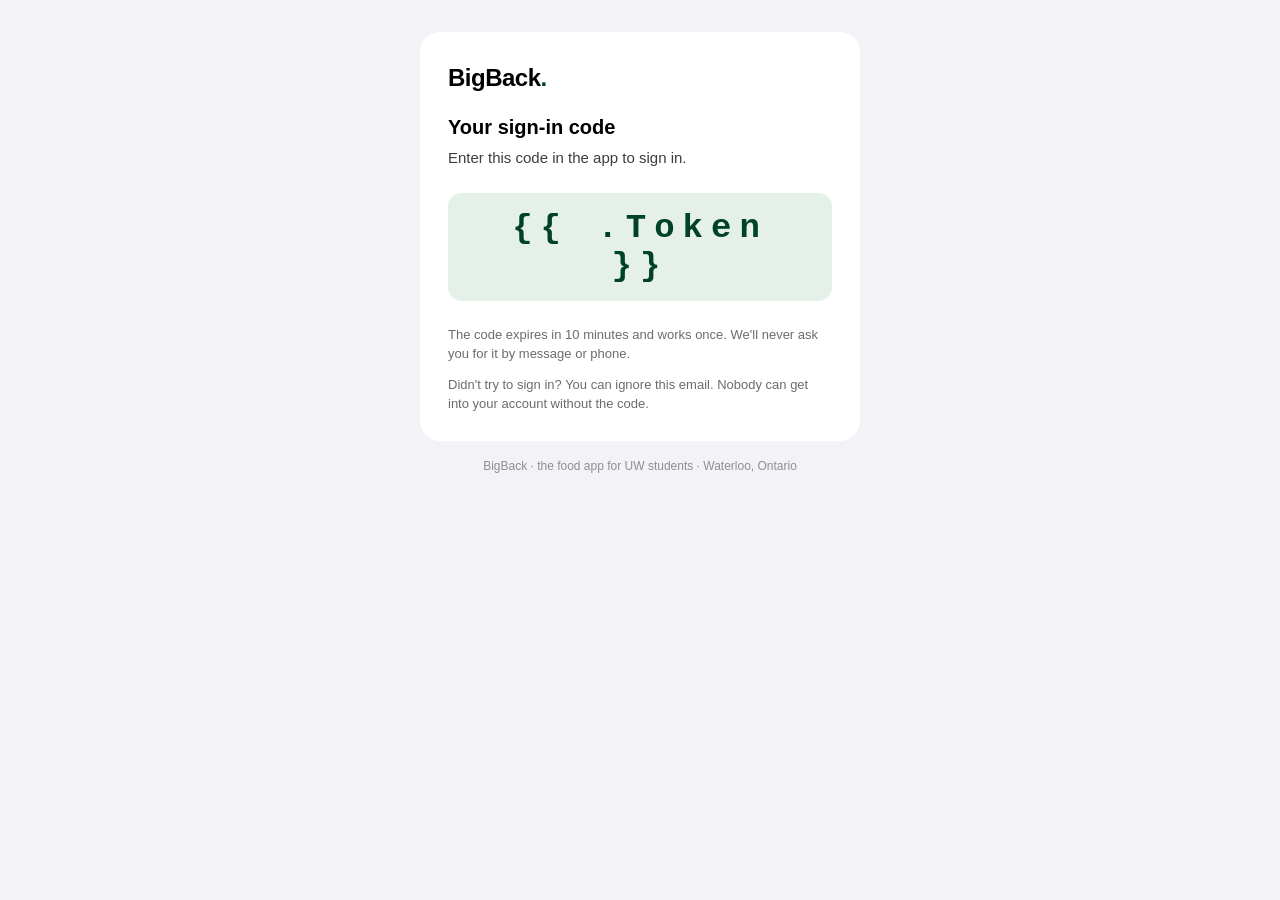
<file: supabase/templates/magic_link.html>
<!doctype html>
<html lang="en">
<head>
<meta charset="utf-8">
<meta name="viewport" content="width=device-width, initial-scale=1">
<meta name="color-scheme" content="light dark">
<meta name="supported-color-schemes" content="light dark">
<title>Your BigBack code</title>
</head>
<body style="margin:0;padding:0;background:#F2F2F7;">
<table role="presentation" width="100%" cellspacing="0" cellpadding="0" border="0" style="background:#F2F2F7;">
  <tr>
    <td align="center" style="padding:32px 16px;">
      <table role="presentation" width="100%" cellspacing="0" cellpadding="0" border="0" style="max-width:440px;background:#FFFFFF;border-radius:20px;">
        <tr>
          <td style="padding:32px 28px 8px 28px;font-family:-apple-system,BlinkMacSystemFont,'Segoe UI',Roboto,Helvetica,Arial,sans-serif;">
            <div style="font-size:24px;font-weight:800;letter-spacing:-0.5px;color:#000000;">BigBack<span style="color:#004225;">.</span></div>
          </td>
        </tr>
        <tr>
          <td style="padding:16px 28px 0 28px;font-family:-apple-system,BlinkMacSystemFont,'Segoe UI',Roboto,Helvetica,Arial,sans-serif;">
            <h1 style="margin:0 0 8px 0;font-size:20px;font-weight:600;color:#000000;">Your sign-in code</h1>
            <p style="margin:0;font-size:15px;line-height:22px;color:#3C3C43;">Enter this code in the app to sign in.</p>
          </td>
        </tr>
        <tr>
          <td align="center" style="padding:24px 28px;">
            <div style="display:inline-block;background:#E4F0E8;border-radius:14px;padding:16px 24px;font-family:'SF Mono',Menlo,Consolas,'Courier New',monospace;font-size:34px;font-weight:700;letter-spacing:8px;color:#004225;">{{ .Token }}</div>
          </td>
        </tr>
        <tr>
          <td style="padding:0 28px 28px 28px;font-family:-apple-system,BlinkMacSystemFont,'Segoe UI',Roboto,Helvetica,Arial,sans-serif;">
            <p style="margin:0 0 12px 0;font-size:13px;line-height:19px;color:#6C6C70;">The code expires in 10 minutes and works once. We'll never ask you for it by message or phone.</p>
            <p style="margin:0;font-size:13px;line-height:19px;color:#6C6C70;">Didn't try to sign in? You can ignore this email. Nobody can get into your account without the code.</p>
          </td>
        </tr>
      </table>
      <p style="margin:16px 0 0 0;font-family:-apple-system,BlinkMacSystemFont,'Segoe UI',Roboto,Helvetica,Arial,sans-serif;font-size:12px;line-height:18px;color:#8E8E93;">BigBack · the food app for UW students · Waterloo, Ontario</p>
    </td>
  </tr>
</table>
</body>
</html>
</file>
<file: web/styles.css>
/* BigBack web pages: same tokens as the app (docs/design/03-design-system.md). */
:root {
  --accent: #004225; --accent-soft: #E4F0E8; --bg: #FFFFFF; --grouped: #F2F2F7;
  --label: #000000; --secondary: rgba(60, 60, 67, 0.62); --separator: rgba(60, 60, 67, 0.18);
  --draft-bg: #FFF4D6; --draft-fg: #5C4400;
}
@media (prefers-color-scheme: dark) {
  :root {
    --accent: #3FA46E; --accent-soft: #12291E; --bg: #000000; --grouped: #1C1C1E;
    --label: #FFFFFF; --secondary: rgba(235, 235, 245, 0.62); --separator: rgba(84, 84, 88, 0.6);
    --draft-bg: #3A2E0A; --draft-fg: #F5DFA0;
  }
}
* { box-sizing: border-box; }
html { -webkit-text-size-adjust: 100%; }
body {
  margin: 0; background: var(--bg); color: var(--label);
  font: 17px/1.55 -apple-system, BlinkMacSystemFont, "SF Pro Text", "Segoe UI", Roboto, Helvetica, Arial, sans-serif;
}
.wrap { max-width: 720px; margin: 0 auto; padding: 32px 20px 64px; }
header { display: flex; align-items: center; justify-content: space-between; gap: 16px; margin-bottom: 32px; }
.wordmark { font: 800 26px/1 ui-rounded, "SF Pro Rounded", -apple-system, system-ui, sans-serif; letter-spacing: -0.6px; color: var(--label); text-decoration: none; }
.wordmark span { color: var(--accent); }
nav { display: flex; flex-wrap: wrap; gap: 4px 16px; font-size: 15px; }
nav a, a { color: var(--accent); text-decoration: none; font-weight: 600; }
a:hover { text-decoration: underline; }
h1 { font: 800 34px/1.15 ui-rounded, "SF Pro Rounded", -apple-system, system-ui, sans-serif; letter-spacing: -0.6px; margin: 0 0 6px; }
h2 { font-size: 21px; line-height: 1.3; margin: 36px 0 8px; }
h3 { font-size: 17px; margin: 22px 0 4px; }
p, li { color: var(--label); }
.meta { color: var(--secondary); font-size: 15px; margin: 0 0 24px; }
ul { padding-left: 22px; } li { margin: 4px 0; }
.card { background: var(--grouped); border-radius: 20px; padding: 18px 20px; margin: 20px 0; }
.draft { background: var(--draft-bg); color: var(--draft-fg); border-radius: 14px; padding: 12px 16px; font-size: 15px; margin-bottom: 24px; }
table { width: 100%; border-collapse: collapse; font-size: 15px; margin: 12px 0; }
th, td { text-align: left; vertical-align: top; padding: 10px 8px; border-bottom: 0.5px solid var(--separator); }
th { color: var(--secondary); font-weight: 600; }
footer { margin-top: 48px; padding-top: 16px; border-top: 0.5px solid var(--separator); color: var(--secondary); font-size: 14px; }
.hero { padding: 40px 0 8px; }
.hero h1 { font-size: 48px; letter-spacing: -1.2px; }
.lede { font-size: 21px; color: var(--secondary); margin: 8px 0 28px; }
.pill { display: inline-block; background: var(--accent); color: #FFFFFF; border-radius: 999px; padding: 12px 22px; font-weight: 600; }
@media (prefers-color-scheme: dark) { .pill { color: #04140C; } }
</file>
